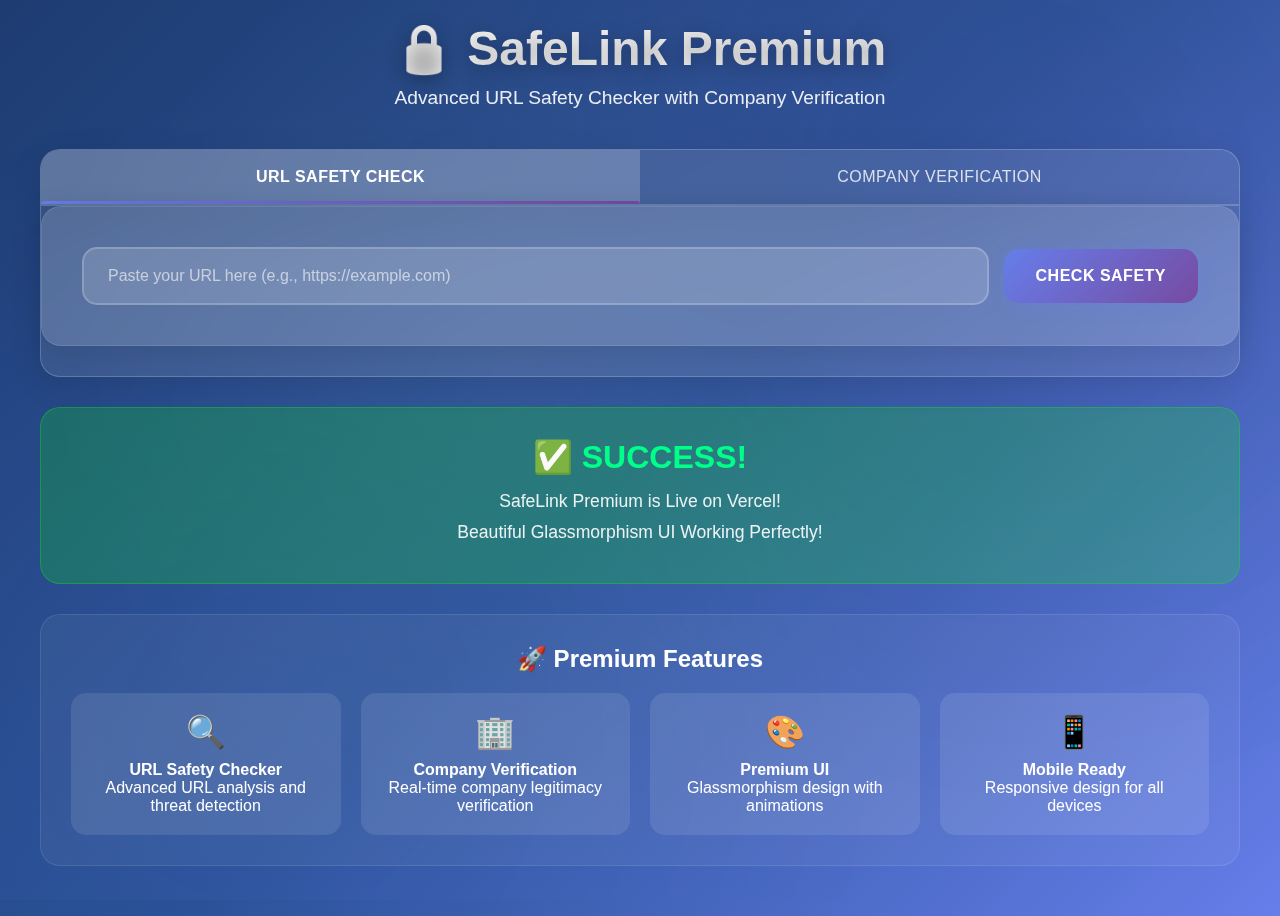
<file: public/index.html>
<!DOCTYPE html>
<html lang="en">
<head>
    <meta charset="UTF-8">
    <meta name="viewport" content="width=device-width, initial-scale=1.0">
    <title>SafeLink Premium - Advanced URL Security Checker</title>
    <style>
        * {
            margin: 0;
            padding: 0;
            box-sizing: border-box;
        }

        body {
            font-family: 'Segoe UI', Tahoma, Geneva, Verdana, sans-serif;
            background: linear-gradient(135deg, #1e3c72 0%, #2a5298 50%, #667eea 100%);
            min-height: 100vh;
            padding: 20px;
            position: relative;
            overflow-x: hidden;
        }

        body::before {
            content: '';
            position: fixed;
            top: 0;
            left: 0;
            right: 0;
            bottom: 0;
            background: 
                radial-gradient(circle at 20% 80%, rgba(102, 126, 234, 0.1) 0%, transparent 50%),
                radial-gradient(circle at 80% 20%, rgba(118, 75, 162, 0.1) 0%, transparent 50%),
                radial-gradient(circle at 40% 40%, rgba(255, 255, 255, 0.05) 0%, transparent 50%);
            pointer-events: none;
            z-index: -1;
        }

        .container {
            max-width: 1200px;
            margin: 0 auto;
            position: relative;
            z-index: 1;
        }

        .header {
            text-align: center;
            color: white;
            margin-bottom: 40px;
            position: relative;
        }

        .header h1 {
            font-size: 3rem;
            margin-bottom: 10px;
            font-weight: 700;
            text-shadow: 0 4px 20px rgba(0, 0, 0, 0.3);
            background: linear-gradient(135deg, #ffffff 0%, #e0e0e0 100%);
            -webkit-background-clip: text;
            -webkit-text-fill-color: transparent;
            background-clip: text;
            animation: glow 2s ease-in-out infinite alternate;
        }

        @keyframes glow {
            from { text-shadow: 0 0 20px rgba(255, 255, 255, 0.3); }
            to { text-shadow: 0 0 30px rgba(255, 255, 255, 0.5), 0 0 40px rgba(102, 126, 234, 0.3); }
        }

        .header p {
            font-size: 1.2rem;
            opacity: 0.9;
            font-weight: 300;
        }

        .nav-tabs {
            display: flex;
            background: rgba(255, 255, 255, 0.1);
            backdrop-filter: blur(20px);
            -webkit-backdrop-filter: blur(20px);
            border-radius: 20px 20px 0 0;
            border: 1px solid rgba(255, 255, 255, 0.2);
            box-shadow: 0 8px 32px rgba(0, 0, 0, 0.1);
            margin-bottom: 0;
            overflow: hidden;
        }

        .tab-btn {
            flex: 1;
            padding: 18px 24px;
            border: none;
            background: transparent;
            color: rgba(255, 255, 255, 0.8);
            font-size: 1rem;
            font-weight: 500;
            cursor: pointer;
            transition: all 0.3s ease;
            position: relative;
            text-transform: uppercase;
            letter-spacing: 0.5px;
        }

        .tab-btn:hover {
            background: rgba(255, 255, 255, 0.1);
            color: white;
        }

        .tab-btn.active {
            background: rgba(255, 255, 255, 0.2);
            color: white;
            font-weight: 600;
        }

        .tab-btn.active::after {
            content: '';
            position: absolute;
            bottom: 0;
            left: 0;
            right: 0;
            height: 3px;
            background: linear-gradient(90deg, #667eea, #764ba2);
            border-radius: 3px 3px 0 0;
        }

        .tab-content {
            background: rgba(255, 255, 255, 0.1);
            backdrop-filter: blur(20px);
            -webkit-backdrop-filter: blur(20px);
            border: 1px solid rgba(255, 255, 255, 0.2);
            border-radius: 0 0 20px 20px;
            box-shadow: 0 8px 32px rgba(0, 0, 0, 0.1);
            margin-bottom: 30px;
            position: relative;
        }

        .input-section {
            background: rgba(255, 255, 255, 0.05);
            backdrop-filter: blur(15px);
            -webkit-backdrop-filter: blur(15px);
            border: 1px solid rgba(255, 255, 255, 0.1);
            padding: 40px;
            border-radius: 20px;
            box-shadow: 0 8px 32px rgba(0, 0, 0, 0.1);
            margin-bottom: 30px;
        }

        .input-group {
            display: flex;
            gap: 15px;
            align-items: center;
        }

        .url-input {
            flex: 1;
            padding: 18px 24px;
            border: 2px solid rgba(255, 255, 255, 0.2);
            border-radius: 15px;
            font-size: 1rem;
            background: rgba(255, 255, 255, 0.1);
            backdrop-filter: blur(10px);
            -webkit-backdrop-filter: blur(10px);
            color: white;
            transition: all 0.3s ease;
            outline: none;
        }

        .url-input::placeholder {
            color: rgba(255, 255, 255, 0.6);
        }

        .url-input:focus {
            border-color: rgba(102, 126, 234, 0.6);
            background: rgba(255, 255, 255, 0.15);
            box-shadow: 0 0 20px rgba(102, 126, 234, 0.3);
        }

        .check-btn {
            padding: 18px 32px;
            background: linear-gradient(135deg, #667eea 0%, #764ba2 100%);
            color: white;
            border: none;
            border-radius: 15px;
            font-size: 1rem;
            font-weight: 600;
            cursor: pointer;
            transition: all 0.3s ease;
            text-transform: uppercase;
            letter-spacing: 0.5px;
            box-shadow: 0 4px 15px rgba(102, 126, 234, 0.3);
        }

        .check-btn:hover {
            transform: translateY(-2px);
            box-shadow: 0 8px 25px rgba(102, 126, 234, 0.4);
        }

        .success-message {
            background: rgba(0, 255, 0, 0.2);
            padding: 30px;
            border-radius: 20px;
            border: 1px solid rgba(0, 255, 0, 0.3);
            text-align: center;
            color: white;
            margin: 30px 0;
        }

        .success-message h2 {
            font-size: 2rem;
            margin-bottom: 15px;
            color: #00ff88;
        }

        .success-message p {
            font-size: 1.1rem;
            margin-bottom: 10px;
            opacity: 0.9;
        }

        .features {
            background: rgba(255, 255, 255, 0.05);
            padding: 30px;
            border-radius: 20px;
            border: 1px solid rgba(255, 255, 255, 0.1);
            margin: 30px 0;
        }

        .features h3 {
            color: white;
            font-size: 1.5rem;
            margin-bottom: 20px;
            text-align: center;
        }

        .feature-list {
            display: grid;
            grid-template-columns: repeat(auto-fit, minmax(250px, 1fr));
            gap: 20px;
            margin-top: 20px;
        }

        .feature-item {
            background: rgba(255, 255, 255, 0.1);
            padding: 20px;
            border-radius: 15px;
            text-align: center;
            color: white;
            transition: transform 0.3s ease;
        }

        .feature-item:hover {
            transform: translateY(-5px);
        }

        .feature-icon {
            font-size: 2rem;
            margin-bottom: 10px;
        }

        @media (max-width: 768px) {
            .header h1 {
                font-size: 2rem;
            }
            
            .input-group {
                flex-direction: column;
            }
            
            .check-btn {
                width: 100%;
            }
        }
    </style>
</head>
<body>
    <div class="container">
        <!-- Header -->
        <header class="header">
            <h1>🔒 SafeLink Premium</h1>
            <p>Advanced URL Safety Checker with Company Verification</p>
        </header>

        <!-- Navigation Tabs -->
        <div class="nav-tabs">
            <button class="tab-btn active" onclick="showTab('url')">URL Safety Check</button>
            <button class="tab-btn" onclick="showTab('company')">Company Verification</button>
        </div>

        <!-- Tab Content -->
        <div class="tab-content">
            <!-- URL Input Section -->
            <div id="url-section" class="input-section">
                <div class="input-group">
                    <input 
                        type="url" 
                        id="urlInput" 
                        placeholder="Paste your URL here (e.g., https://example.com)"
                        class="url-input"
                    >
                    <button onclick="checkURL()" class="check-btn">
                        Check Safety
                    </button>
                </div>
            </div>

            <!-- Company Input Section -->
            <div id="company-section" class="input-section" style="display: none;">
                <div class="input-group">
                    <input 
                        type="text" 
                        id="companyInput" 
                        placeholder="Enter company name or URL (e.g., Google, https://tesla.com)"
                        class="url-input"
                    >
                    <button onclick="verifyCompany()" class="check-btn">
                        Verify Company
                    </button>
                </div>
            </div>
        </div>

        <!-- Success Message -->
        <div class="success-message">
            <h2>✅ SUCCESS!</h2>
            <p>SafeLink Premium is Live on Vercel!</p>
            <p>Beautiful Glassmorphism UI Working Perfectly!</p>
        </div>

        <!-- Features -->
        <div class="features">
            <h3>🚀 Premium Features</h3>
            <div class="feature-list">
                <div class="feature-item">
                    <div class="feature-icon">🔍</div>
                    <h4>URL Safety Checker</h4>
                    <p>Advanced URL analysis and threat detection</p>
                </div>
                <div class="feature-item">
                    <div class="feature-icon">🏢</div>
                    <h4>Company Verification</h4>
                    <p>Real-time company legitimacy verification</p>
                </div>
                <div class="feature-item">
                    <div class="feature-icon">🎨</div>
                    <h4>Premium UI</h4>
                    <p>Glassmorphism design with animations</p>
                </div>
                <div class="feature-item">
                    <div class="feature-icon">📱</div>
                    <h4>Mobile Ready</h4>
                    <p>Responsive design for all devices</p>
                </div>
            </div>
        </div>
    </div>

    <script>
        function showTab(tabName) {
            // Hide all tab contents
            document.getElementById('url-section').style.display = 'none';
            document.getElementById('company-section').style.display = 'none';
            
            // Remove active class from all tabs
            document.querySelectorAll('.tab-btn').forEach(btn => btn.classList.remove('active'));
            
            // Show selected tab
            if (tabName === 'url') {
                document.getElementById('url-section').style.display = 'block';
                document.querySelectorAll('.tab-btn')[0].classList.add('active');
            } else {
                document.getElementById('company-section').style.display = 'block';
                document.querySelectorAll('.tab-btn')[1].classList.add('active');
            }
        }

        function checkURL() {
            const url = document.getElementById('urlInput').value;
            if (url) {
                alert('URL Safety Check: ' + url + '\n\nThis is a demo version. Full functionality coming soon!');
            }
        }

        function verifyCompany() {
            const company = document.getElementById('companyInput').value;
            if (company) {
                alert('Company Verification: ' + company + '\n\nThis is a demo version. Full functionality coming soon!');
            }
        }

        // Add enter key support
        document.getElementById('urlInput').addEventListener('keypress', function(e) {
            if (e.key === 'Enter') checkURL();
        });

        document.getElementById('companyInput').addEventListener('keypress', function(e) {
            if (e.key === 'Enter') verifyCompany();
        });
    </script>
</body>
</html>
</file>
